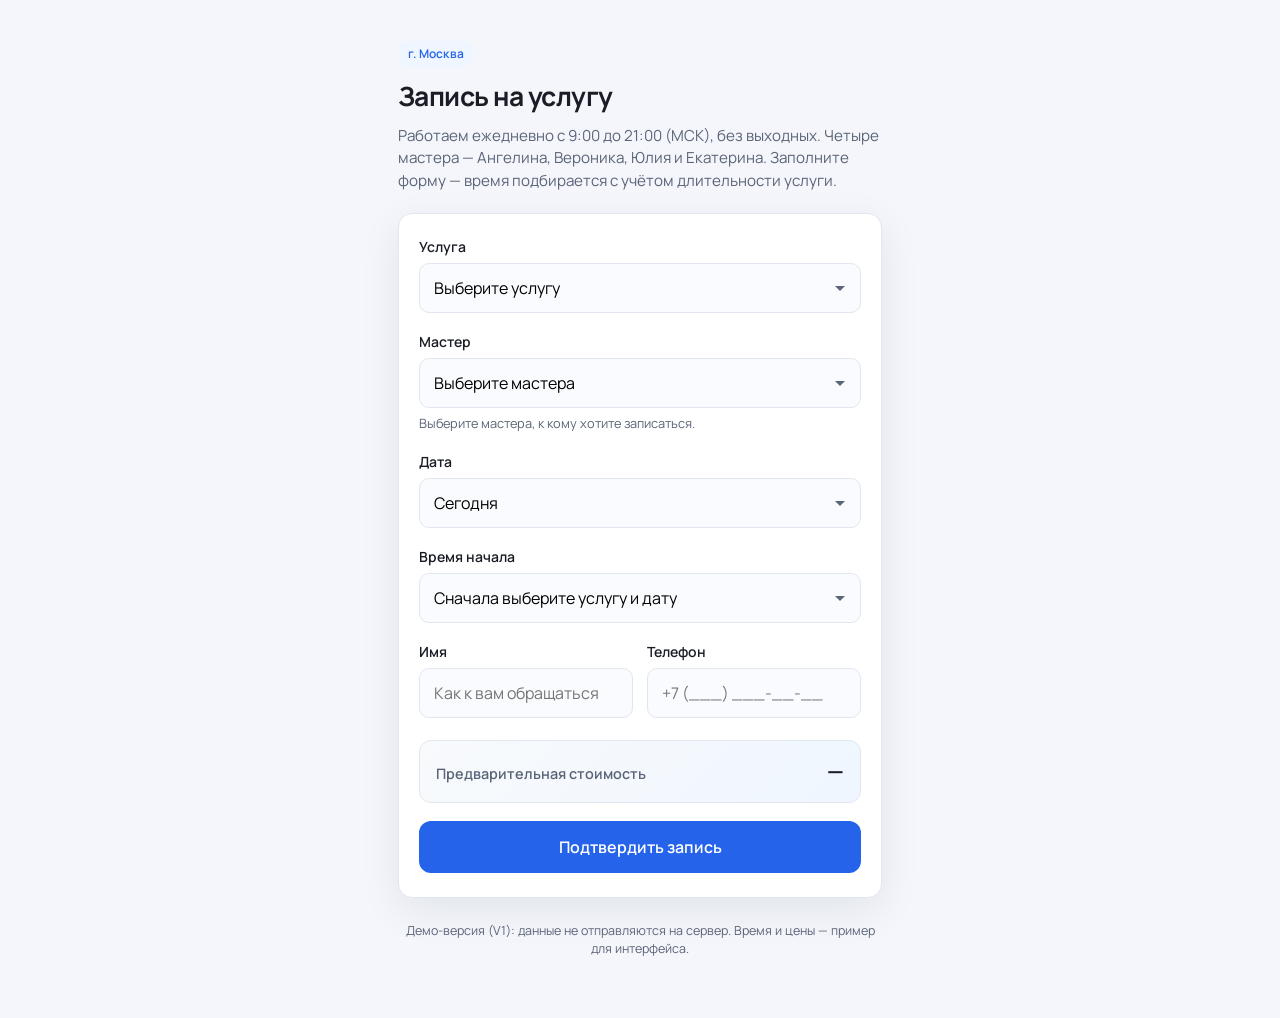
<file: index.html>
<!DOCTYPE html>
<html lang="ru">
  <head>
    <meta charset="UTF-8" />
    <meta name="viewport" content="width=device-width, initial-scale=1.0" />
    <title>Запись на услугу — Москва</title>
    <link rel="preconnect" href="https://fonts.googleapis.com" />
    <link rel="preconnect" href="https://fonts.gstatic.com" crossorigin />
    <link
      href="https://fonts.googleapis.com/css2?family=Manrope:wght@400;500;600;700&display=swap"
      rel="stylesheet"
    />
    <link rel="stylesheet" href="styles/booking.css" />
  </head>
  <body>
    <div class="page">
      <header class="header">
        <p class="header__badge">г. Москва</p>
        <h1 class="header__title">Запись на услугу</h1>
        <p class="header__subtitle">
          Работаем ежедневно с 9:00 до 21:00 (МСК), без выходных. Четыре мастера —
          Ангелина, Вероника, Юлия и Екатерина. Заполните форму — время подбирается с учётом
          длительности услуги.
        </p>
      </header>

      <main class="card" id="booking-form-block">
        <form class="form" id="booking-form" novalidate>
          <div class="field">
            <label class="label" for="service">Услуга</label>
            <select class="input input--select" id="service" name="service" required>
              <option value="" disabled selected>Выберите услугу</option>
            </select>
            <p class="hint" id="service-duration-hint" hidden></p>
            <p class="error" id="service-error" role="alert" hidden></p>
          </div>

          <div class="field">
            <label class="label" for="master">Мастер</label>
            <select class="input input--select" id="master" name="master" required>
              <option value="" disabled selected>Выберите мастера</option>
              <option value="angelina">Ангелина</option>
              <option value="veronika">Вероника</option>
              <option value="yuliya">Юлия</option>
              <option value="ekaterina">Екатерина</option>
            </select>
            <p class="hint" id="master-hint">
              Выберите мастера, к кому хотите записаться.
            </p>
            <p class="error" id="master-error" role="alert" hidden></p>
          </div>

          <div class="field">
            <label class="label" for="date">Дата</label>
            <select class="input input--select" id="date" name="date" required></select>
            <p class="error" id="date-error" role="alert" hidden></p>
          </div>

          <div class="field">
            <label class="label" for="time">Время начала</label>
            <select class="input input--select" id="time" name="time" required>
              <option value="" disabled selected>Сначала выберите услугу и дату</option>
            </select>
            <p class="hint" id="time-hint" hidden></p>
            <p class="error" id="time-error" role="alert" hidden></p>
          </div>

          <div class="field field--row">
            <div class="field field--half">
              <label class="label" for="name">Имя</label>
              <input
                class="input"
                type="text"
                id="name"
                name="name"
                autocomplete="given-name"
                placeholder="Как к вам обращаться"
                maxlength="80"
                required
              />
              <p class="error" id="name-error" role="alert" hidden></p>
            </div>
            <div class="field field--half">
              <label class="label" for="phone">Телефон</label>
              <input
                class="input"
                type="tel"
                id="phone"
                name="phone"
                autocomplete="tel"
                inputmode="tel"
                placeholder="+7 (___) ___-__-__"
                required
              />
              <p class="error" id="phone-error" role="alert" hidden></p>
            </div>
          </div>

          <div class="estimate" id="estimate" aria-live="polite">
            <div class="estimate__row">
              <span class="estimate__label">Предварительная стоимость</span>
              <span class="estimate__value" id="estimate-price">—</span>
            </div>
            <p class="estimate__note" id="estimate-note" hidden></p>
          </div>

          <button type="submit" class="btn btn--primary" id="submit-btn">
            Подтвердить запись
          </button>
        </form>
      </main>

      <section class="card card--success" id="success-block" hidden>
        <div class="success-icon" aria-hidden="true">✓</div>
        <h2 class="success-title">Запись принята</h2>
        <p class="success-text" id="success-text"></p>
        <button type="button" class="btn btn--secondary" id="new-booking-btn">
          Новая запись
        </button>
      </section>

      <footer class="footer">
        <p>
          Демо-версия (V1): данные не отправляются на сервер. Время и цены —
          пример для интерфейса.
        </p>
      </footer>
    </div>

    <script src="js/booking.js"></script>
  </body>
</html>
</file>
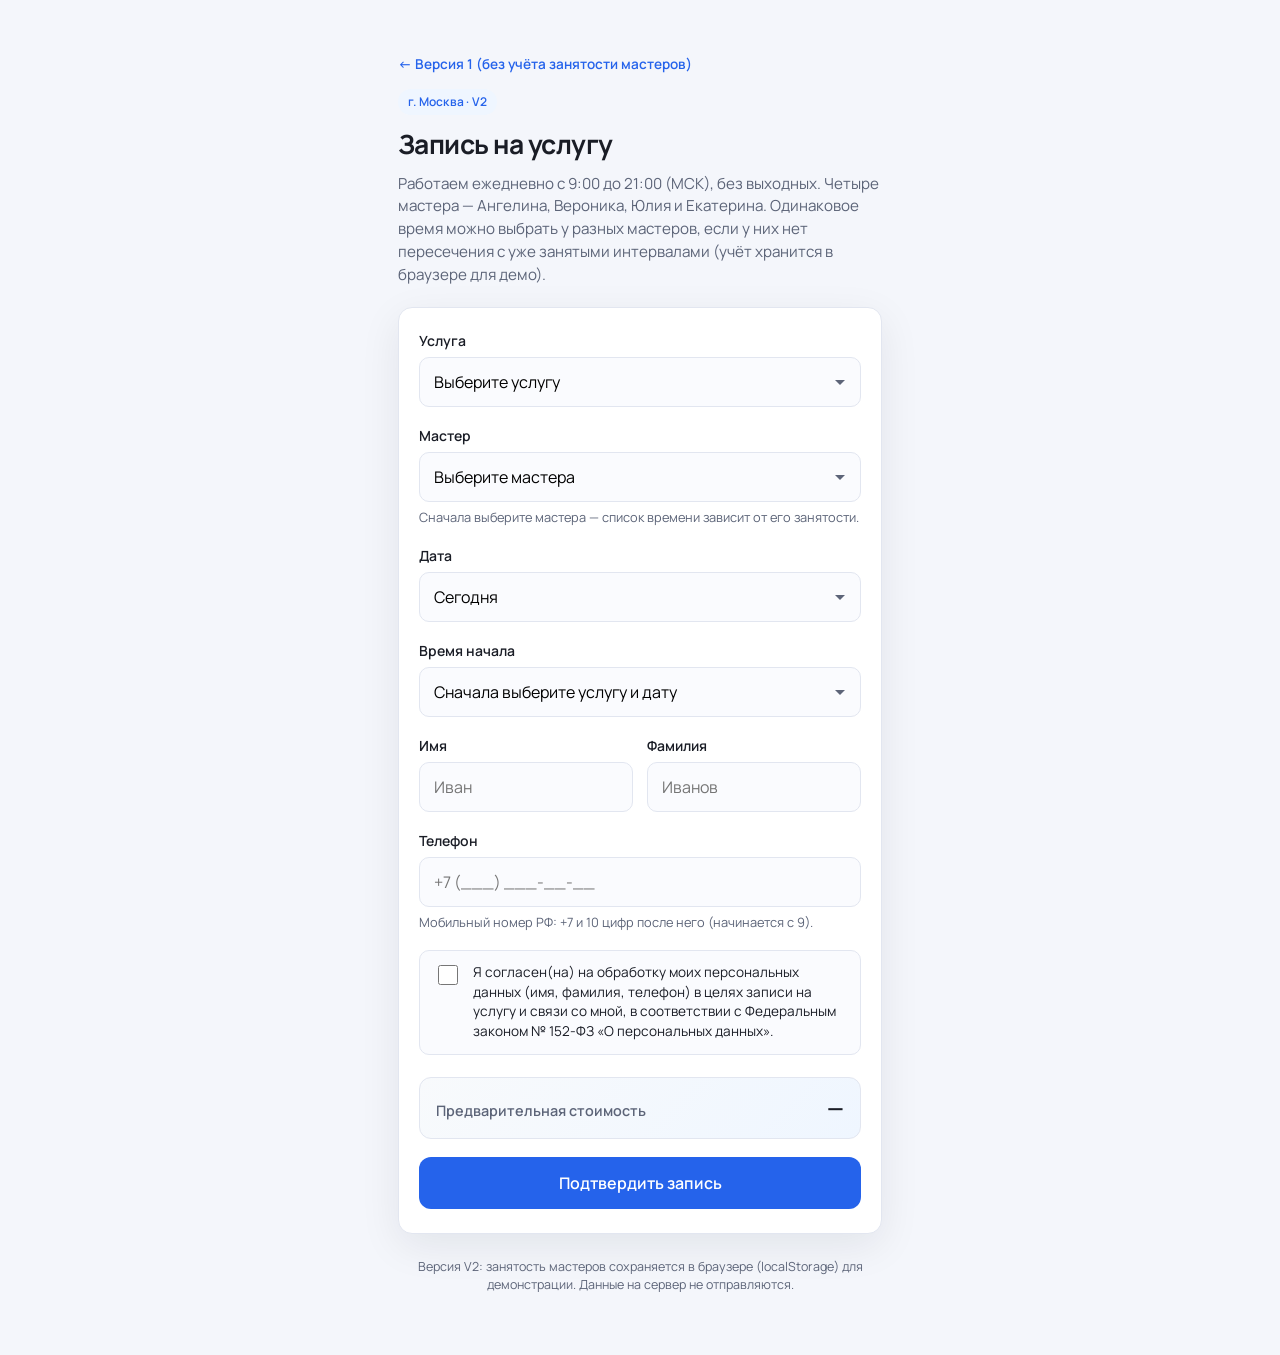
<file: v2/index.html>
<!DOCTYPE html>
<html lang="ru">
  <head>
    <meta charset="UTF-8" />
    <meta name="viewport" content="width=device-width, initial-scale=1.0" />
    <title>Запись на услугу (V2) — Москва</title>
    <link rel="preconnect" href="https://fonts.googleapis.com" />
    <link rel="preconnect" href="https://fonts.gstatic.com" crossorigin />
    <link
      href="https://fonts.googleapis.com/css2?family=Manrope:wght@400;500;600;700&display=swap"
      rel="stylesheet"
    />
    <link rel="stylesheet" href="booking-v2.css" />
  </head>
  <body>
    <div class="page">
      <p class="nav-versions">
        <a href="../index.html">← Версия 1 (без учёта занятости мастеров)</a>
      </p>

      <header class="header">
        <p class="header__badge">г. Москва · V2</p>
        <h1 class="header__title">Запись на услугу</h1>
        <p class="header__subtitle">
          Работаем ежедневно с 9:00 до 21:00 (МСК), без выходных. Четыре мастера —
          Ангелина, Вероника, Юлия и Екатерина. Одинаковое время можно выбрать у разных мастеров,
          если у них нет пересечения с уже занятыми интервалами (учёт хранится в
          браузере для демо).
        </p>
      </header>

      <main class="card" id="booking-form-block">
        <form class="form" id="booking-form" novalidate>
          <div class="field">
            <label class="label" for="service">Услуга</label>
            <select class="input input--select" id="service" name="service" required>
              <option value="" disabled selected>Выберите услугу</option>
            </select>
            <p class="hint" id="service-duration-hint" hidden></p>
            <p class="error" id="service-error" role="alert" hidden></p>
          </div>

          <div class="field">
            <label class="label" for="master">Мастер</label>
            <select class="input input--select" id="master" name="master" required>
              <option value="" disabled selected>Выберите мастера</option>
              <option value="angelina">Ангелина</option>
              <option value="veronika">Вероника</option>
              <option value="yuliya">Юлия</option>
              <option value="ekaterina">Екатерина</option>
            </select>
            <p class="hint" id="master-hint">
              Сначала выберите мастера — список времени зависит от его занятости.
            </p>
            <p class="error" id="master-error" role="alert" hidden></p>
          </div>

          <div class="field">
            <label class="label" for="date">Дата</label>
            <select class="input input--select" id="date" name="date" required></select>
            <p class="error" id="date-error" role="alert" hidden></p>
          </div>

          <div class="field">
            <label class="label" for="time">Время начала</label>
            <select class="input input--select" id="time" name="time" required>
              <option value="" disabled selected>Выберите услугу, мастера и дату</option>
            </select>
            <p class="hint" id="time-hint" hidden></p>
            <p class="error" id="time-error" role="alert" hidden></p>
          </div>

          <div class="field field--row">
            <div class="field field--half">
              <label class="label" for="first-name">Имя</label>
              <input
                class="input"
                type="text"
                id="first-name"
                name="firstName"
                autocomplete="given-name"
                placeholder="Иван"
                maxlength="60"
                required
              />
              <p class="error" id="first-name-error" role="alert" hidden></p>
            </div>
            <div class="field field--half">
              <label class="label" for="last-name">Фамилия</label>
              <input
                class="input"
                type="text"
                id="last-name"
                name="lastName"
                autocomplete="family-name"
                placeholder="Иванов"
                maxlength="60"
                required
              />
              <p class="error" id="last-name-error" role="alert" hidden></p>
            </div>
          </div>

          <div class="field">
            <label class="label" for="phone">Телефон</label>
            <input
              class="input"
              type="tel"
              id="phone"
              name="phone"
              autocomplete="tel"
              inputmode="tel"
              placeholder="+7 (___) ___-__-__"
              required
            />
            <p class="hint" id="phone-hint">Мобильный номер РФ: +7 и 10 цифр после него (начинается с 9).</p>
            <p class="error" id="phone-error" role="alert" hidden></p>
          </div>

          <div class="field">
            <label class="consent" for="consent-pd">
              <input
                type="checkbox"
                class="consent__input"
                id="consent-pd"
                name="consentPd"
                value="1"
              />
              <span class="consent__text">
                Я согласен(на) на обработку моих персональных данных (имя, фамилия,
                телефон) в целях записи на услугу и связи со мной, в соответствии с
                Федеральным законом № 152-ФЗ «О персональных данных».
              </span>
            </label>
            <p class="error" id="consent-error" role="alert" hidden></p>
          </div>

          <div class="estimate" id="estimate" aria-live="polite">
            <div class="estimate__row">
              <span class="estimate__label">Предварительная стоимость</span>
              <span class="estimate__value" id="estimate-price">—</span>
            </div>
            <p class="estimate__note" id="estimate-note" hidden></p>
          </div>

          <button type="submit" class="btn btn--primary" id="submit-btn">
            Подтвердить запись
          </button>
        </form>
      </main>

      <section class="card card--success" id="success-block" hidden>
        <div class="success-icon" aria-hidden="true">✓</div>
        <h2 class="success-title">Запись принята</h2>
        <p class="success-text" id="success-text"></p>
        <button type="button" class="btn btn--secondary" id="new-booking-btn">
          Новая запись
        </button>
      </section>

      <footer class="footer">
        <p>
          Версия V2: занятость мастеров сохраняется в браузере (localStorage) для
          демонстрации. Данные на сервер не отправляются.
        </p>
      </footer>
    </div>

    <script src="booking-v2.js"></script>
  </body>
</html>
</file>
<file: styles/booking.css>
:root {
  --bg: #f4f6fb;
  --card: #ffffff;
  --text: #1a1d26;
  --muted: #5c6478;
  --border: #e2e6f0;
  --accent: #2563eb;
  --accent-hover: #1d4ed8;
  --accent-soft: #eff6ff;
  --danger: #dc2626;
  --danger-soft: #fef2f2;
  --success: #059669;
  --radius: 14px;
  --shadow: 0 12px 40px rgba(15, 23, 42, 0.08);
  font-family: "Manrope", system-ui, -apple-system, sans-serif;
}

*,
*::before,
*::after {
  box-sizing: border-box;
}

body {
  margin: 0;
  min-height: 100vh;
  background: var(--bg);
  color: var(--text);
  line-height: 1.5;
  -webkit-font-smoothing: antialiased;
}

.page {
  max-width: 520px;
  margin: 0 auto;
  padding: 24px 18px 48px;
}

.header {
  margin-bottom: 20px;
}

.header__badge {
  display: inline-block;
  margin: 0 0 10px;
  padding: 4px 10px;
  font-size: 0.75rem;
  font-weight: 600;
  letter-spacing: 0.02em;
  color: var(--accent);
  background: var(--accent-soft);
  border-radius: 999px;
}

.header__title {
  margin: 0 0 8px;
  font-size: 1.65rem;
  font-weight: 700;
  letter-spacing: -0.02em;
}

.header__subtitle {
  margin: 0;
  font-size: 0.95rem;
  color: var(--muted);
}

.card {
  background: var(--card);
  border-radius: var(--radius);
  box-shadow: var(--shadow);
  padding: 22px 20px 24px;
  border: 1px solid var(--border);
}

.card--success {
  text-align: center;
  padding-top: 28px;
  padding-bottom: 28px;
}

.form {
  display: flex;
  flex-direction: column;
  gap: 18px;
}

.field {
  display: flex;
  flex-direction: column;
  gap: 6px;
}

.field--row {
  flex-direction: row;
  flex-wrap: wrap;
  gap: 14px;
}

.field--half {
  flex: 1 1 200px;
  min-width: 0;
}

.label {
  font-size: 0.875rem;
  font-weight: 600;
  color: var(--text);
}

.input {
  width: 100%;
  padding: 12px 14px;
  font: inherit;
  font-size: 1rem;
  border: 1px solid var(--border);
  border-radius: 10px;
  background: #fafbfe;
  transition: border-color 0.15s, box-shadow 0.15s;
}

.input:hover {
  border-color: #c9d2e8;
}

.input:focus {
  outline: none;
  border-color: var(--accent);
  box-shadow: 0 0 0 3px rgba(37, 99, 235, 0.2);
  background: #fff;
}

.input--select {
  cursor: pointer;
  appearance: none;
  background-image: url("data:image/svg+xml,%3Csvg xmlns='http://www.w3.org/2000/svg' width='16' height='16' fill='%235c6478' viewBox='0 0 16 16'%3E%3Cpath d='M8 11L3 6h10l-5 5z'/%3E%3C/svg%3E");
  background-repeat: no-repeat;
  background-position: right 12px center;
  padding-right: 40px;
}

.hint {
  margin: 0;
  font-size: 0.8rem;
  color: var(--muted);
}

.error {
  margin: 0;
  font-size: 0.8rem;
  color: var(--danger);
  background: var(--danger-soft);
  padding: 8px 10px;
  border-radius: 8px;
  border: 1px solid #fecaca;
}

.estimate {
  margin-top: 4px;
  padding: 14px 16px;
  background: linear-gradient(135deg, #f8fafc 0%, #eff6ff 100%);
  border-radius: 12px;
  border: 1px solid var(--border);
}

.estimate__row {
  display: flex;
  justify-content: space-between;
  align-items: baseline;
  gap: 12px;
}

.estimate__label {
  font-size: 0.9rem;
  font-weight: 600;
  color: var(--muted);
}

.estimate__value {
  font-size: 1.35rem;
  font-weight: 700;
  color: var(--text);
  white-space: nowrap;
}

.estimate__note {
  margin: 8px 0 0;
  font-size: 0.78rem;
  color: var(--muted);
}

.btn {
  display: inline-flex;
  align-items: center;
  justify-content: center;
  width: 100%;
  padding: 14px 20px;
  font: inherit;
  font-size: 1rem;
  font-weight: 600;
  border: none;
  border-radius: 12px;
  cursor: pointer;
  transition: background 0.15s, transform 0.1s;
}

.btn:active {
  transform: scale(0.99);
}

.btn--primary {
  background: var(--accent);
  color: #fff;
}

.btn--primary:hover {
  background: var(--accent-hover);
}

.btn--secondary {
  margin-top: 8px;
  background: var(--bg);
  color: var(--text);
  border: 1px solid var(--border);
}

.btn--secondary:hover {
  background: #e8ecf5;
}

.success-icon {
  width: 56px;
  height: 56px;
  margin: 0 auto 14px;
  line-height: 56px;
  font-size: 1.75rem;
  font-weight: 700;
  color: #fff;
  background: var(--success);
  border-radius: 50%;
}

.success-title {
  margin: 0 0 10px;
  font-size: 1.35rem;
}

.success-text {
  margin: 0 0 18px;
  font-size: 0.95rem;
  color: var(--muted);
  text-align: left;
}

.footer {
  margin-top: 24px;
  font-size: 0.78rem;
  color: var(--muted);
  text-align: center;
  line-height: 1.45;
}

@media (min-width: 480px) {
  .page {
    padding-top: 40px;
  }
}
</file>
<file: v2/booking-v2.css>
:root {
  --bg: #f4f6fb;
  --card: #ffffff;
  --text: #1a1d26;
  --muted: #5c6478;
  --border: #e2e6f0;
  --accent: #2563eb;
  --accent-hover: #1d4ed8;
  --accent-soft: #eff6ff;
  --danger: #dc2626;
  --danger-soft: #fef2f2;
  --success: #059669;
  --radius: 14px;
  --shadow: 0 12px 40px rgba(15, 23, 42, 0.08);
  font-family: "Manrope", system-ui, -apple-system, sans-serif;
}

*,
*::before,
*::after {
  box-sizing: border-box;
}

body {
  margin: 0;
  min-height: 100vh;
  background: var(--bg);
  color: var(--text);
  line-height: 1.5;
  -webkit-font-smoothing: antialiased;
}

.page {
  max-width: 520px;
  margin: 0 auto;
  padding: 24px 18px 48px;
}

.nav-versions {
  margin-bottom: 14px;
  font-size: 0.85rem;
}

.nav-versions a {
  color: var(--accent);
  text-decoration: none;
  font-weight: 600;
}

.nav-versions a:hover {
  text-decoration: underline;
}

.header {
  margin-bottom: 20px;
}

.header__badge {
  display: inline-block;
  margin: 0 0 10px;
  padding: 4px 10px;
  font-size: 0.75rem;
  font-weight: 600;
  letter-spacing: 0.02em;
  color: var(--accent);
  background: var(--accent-soft);
  border-radius: 999px;
}

.header__title {
  margin: 0 0 8px;
  font-size: 1.65rem;
  font-weight: 700;
  letter-spacing: -0.02em;
}

.header__subtitle {
  margin: 0;
  font-size: 0.95rem;
  color: var(--muted);
}

.card {
  background: var(--card);
  border-radius: var(--radius);
  box-shadow: var(--shadow);
  padding: 22px 20px 24px;
  border: 1px solid var(--border);
}

.card--success {
  text-align: center;
  padding-top: 28px;
  padding-bottom: 28px;
}

.form {
  display: flex;
  flex-direction: column;
  gap: 18px;
}

.field {
  display: flex;
  flex-direction: column;
  gap: 6px;
}

.field--row {
  flex-direction: row;
  flex-wrap: wrap;
  gap: 14px;
}

.field--half {
  flex: 1 1 200px;
  min-width: 0;
}

.label {
  font-size: 0.875rem;
  font-weight: 600;
  color: var(--text);
}

.input {
  width: 100%;
  padding: 12px 14px;
  font: inherit;
  font-size: 1rem;
  border: 1px solid var(--border);
  border-radius: 10px;
  background: #fafbfe;
  transition: border-color 0.15s, box-shadow 0.15s;
}

.input--invalid {
  border-color: #f87171;
  background: #fffafa;
}

.input:hover {
  border-color: #c9d2e8;
}

.input:focus {
  outline: none;
  border-color: var(--accent);
  box-shadow: 0 0 0 3px rgba(37, 99, 235, 0.2);
  background: #fff;
}

.input--select {
  cursor: pointer;
  appearance: none;
  background-image: url("data:image/svg+xml,%3Csvg xmlns='http://www.w3.org/2000/svg' width='16' height='16' fill='%235c6478' viewBox='0 0 16 16'%3E%3Cpath d='M8 11L3 6h10l-5 5z'/%3E%3C/svg%3E");
  background-repeat: no-repeat;
  background-position: right 12px center;
  padding-right: 40px;
}

.hint {
  margin: 0;
  font-size: 0.8rem;
  color: var(--muted);
}

.error {
  margin: 0;
  font-size: 0.8rem;
  color: var(--danger);
  background: var(--danger-soft);
  padding: 8px 10px;
  border-radius: 8px;
  border: 1px solid #fecaca;
}

.consent {
  display: flex;
  gap: 12px;
  align-items: flex-start;
  padding: 12px 14px;
  border: 1px solid var(--border);
  border-radius: 10px;
  background: #fafbfe;
  cursor: pointer;
}

.consent__input {
  width: 20px;
  height: 20px;
  margin-top: 2px;
  flex-shrink: 0;
  cursor: pointer;
  accent-color: var(--accent);
}

.consent__text {
  margin: 0;
  font-size: 0.85rem;
  color: var(--text);
  line-height: 1.45;
}

.estimate {
  margin-top: 4px;
  padding: 14px 16px;
  background: linear-gradient(135deg, #f8fafc 0%, #eff6ff 100%);
  border-radius: 12px;
  border: 1px solid var(--border);
}

.estimate__row {
  display: flex;
  justify-content: space-between;
  align-items: baseline;
  gap: 12px;
}

.estimate__label {
  font-size: 0.9rem;
  font-weight: 600;
  color: var(--muted);
}

.estimate__value {
  font-size: 1.35rem;
  font-weight: 700;
  color: var(--text);
  white-space: nowrap;
}

.estimate__note {
  margin: 8px 0 0;
  font-size: 0.78rem;
  color: var(--muted);
}

.btn {
  display: inline-flex;
  align-items: center;
  justify-content: center;
  width: 100%;
  padding: 14px 20px;
  font: inherit;
  font-size: 1rem;
  font-weight: 600;
  border: none;
  border-radius: 12px;
  cursor: pointer;
  transition: background 0.15s, transform 0.1s;
}

.btn:active {
  transform: scale(0.99);
}

.btn--primary {
  background: var(--accent);
  color: #fff;
}

.btn--primary:hover {
  background: var(--accent-hover);
}

.btn--primary:disabled {
  background: #94a3b8;
  cursor: not-allowed;
}

.btn--secondary {
  margin-top: 8px;
  background: var(--bg);
  color: var(--text);
  border: 1px solid var(--border);
}

.btn--secondary:hover {
  background: #e8ecf5;
}

.success-icon {
  width: 56px;
  height: 56px;
  margin: 0 auto 14px;
  line-height: 56px;
  font-size: 1.75rem;
  font-weight: 700;
  color: #fff;
  background: var(--success);
  border-radius: 50%;
}

.success-title {
  margin: 0 0 10px;
  font-size: 1.35rem;
}

.success-text {
  margin: 0 0 18px;
  font-size: 0.95rem;
  color: var(--muted);
  text-align: left;
}

.footer {
  margin-top: 24px;
  font-size: 0.78rem;
  color: var(--muted);
  text-align: center;
  line-height: 1.45;
}

@media (min-width: 480px) {
  .page {
    padding-top: 40px;
  }
}
</file>
